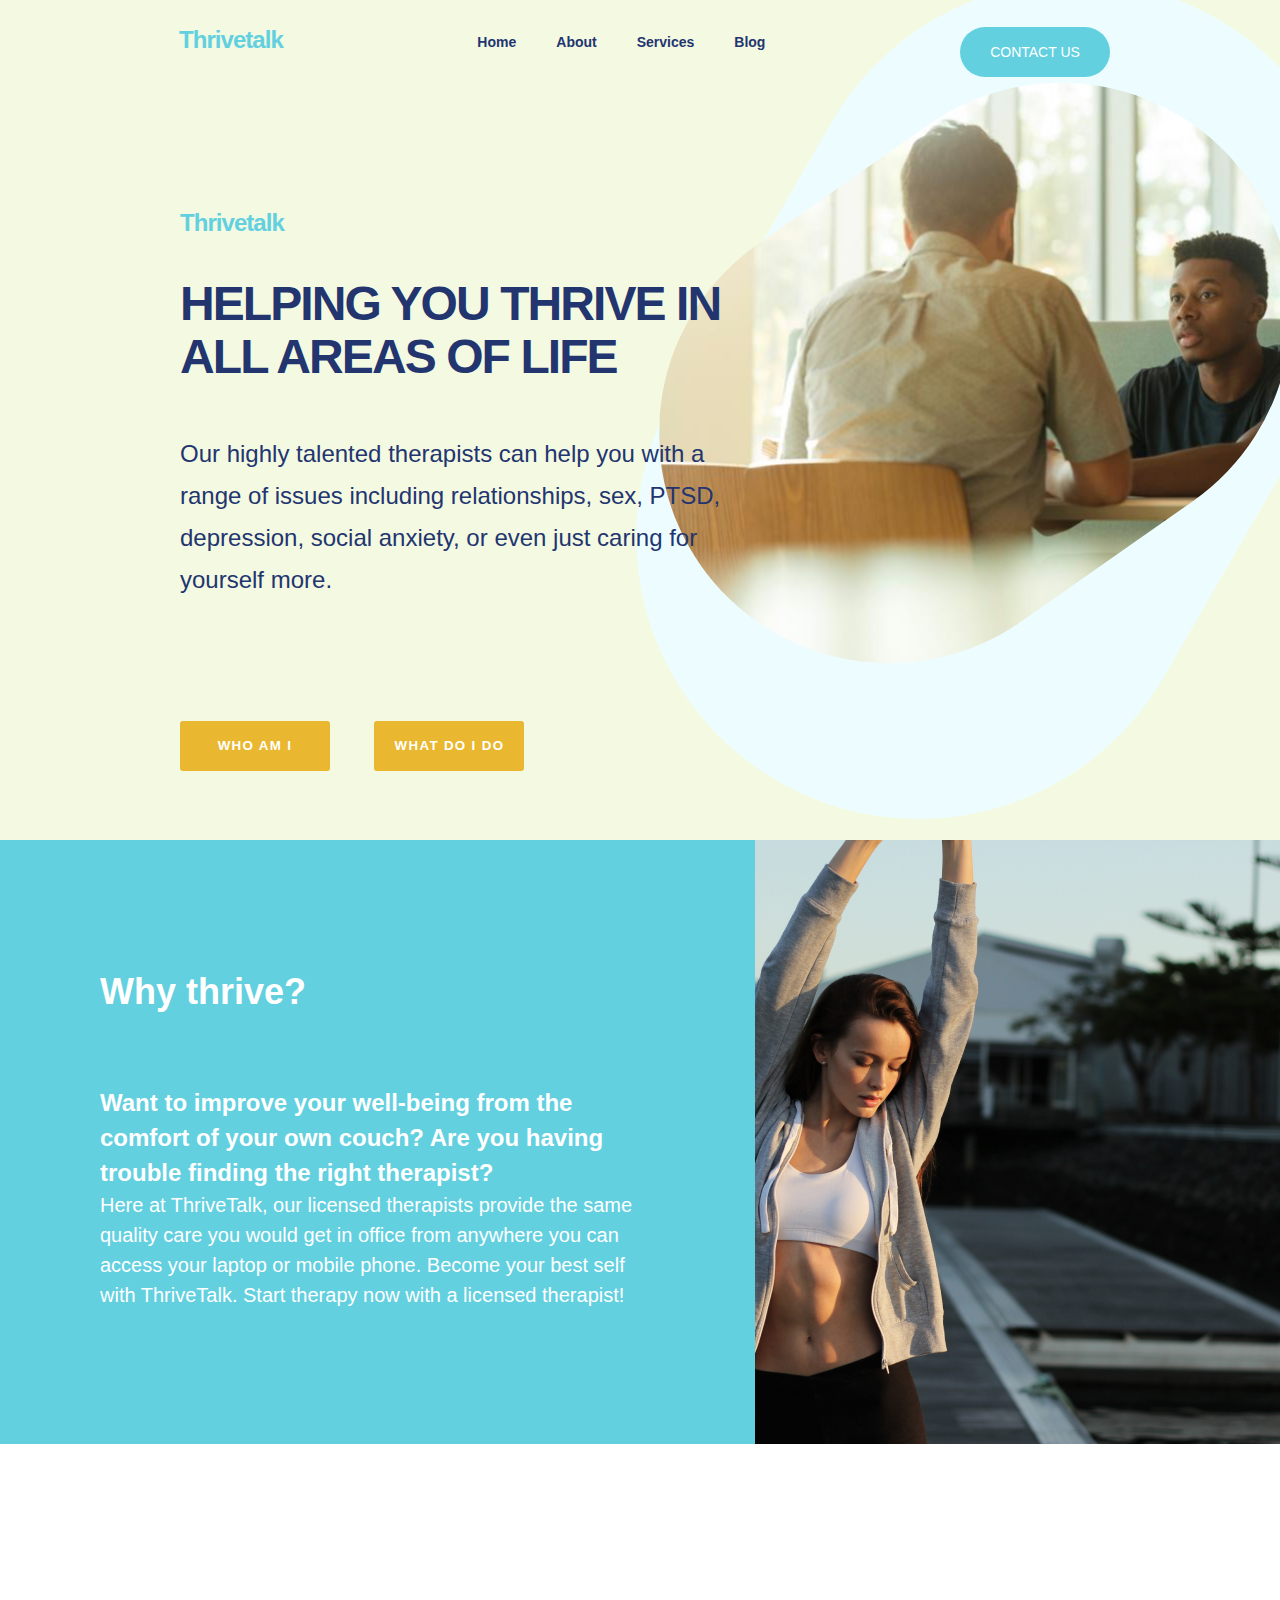
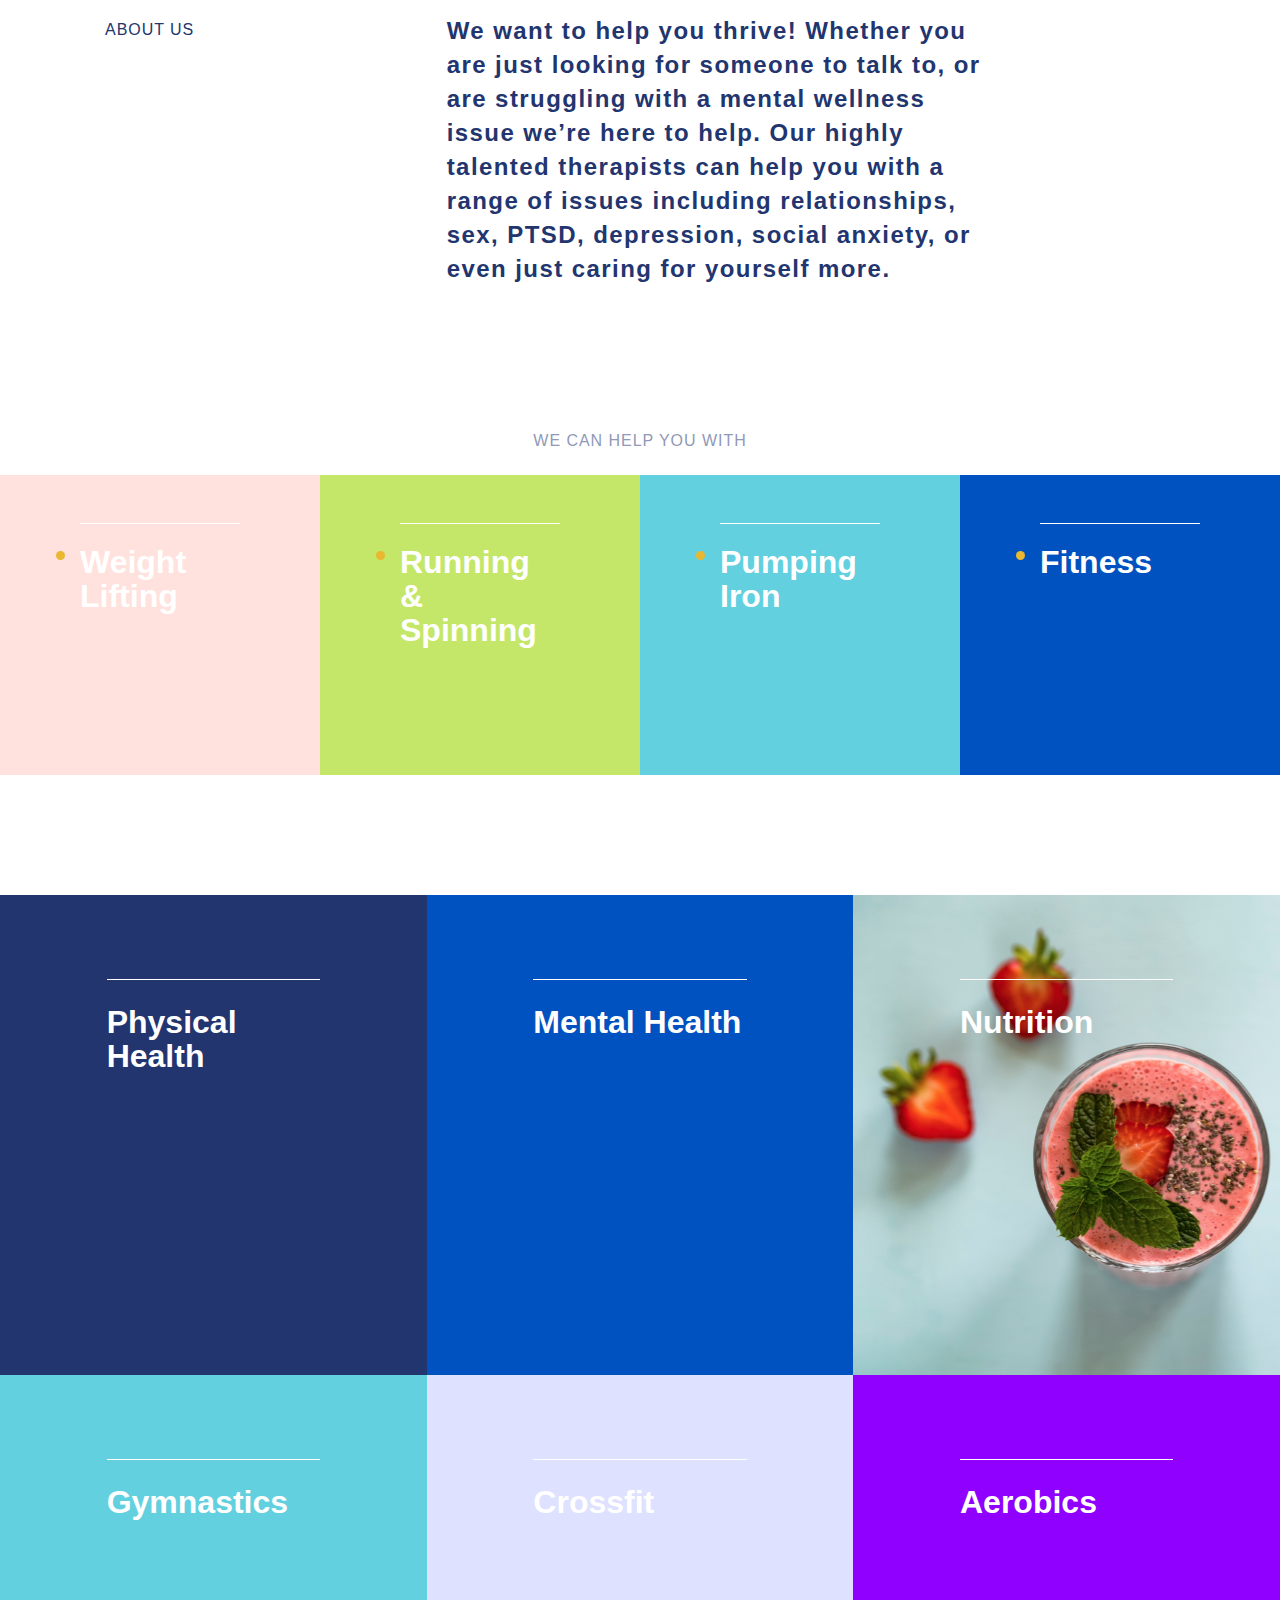
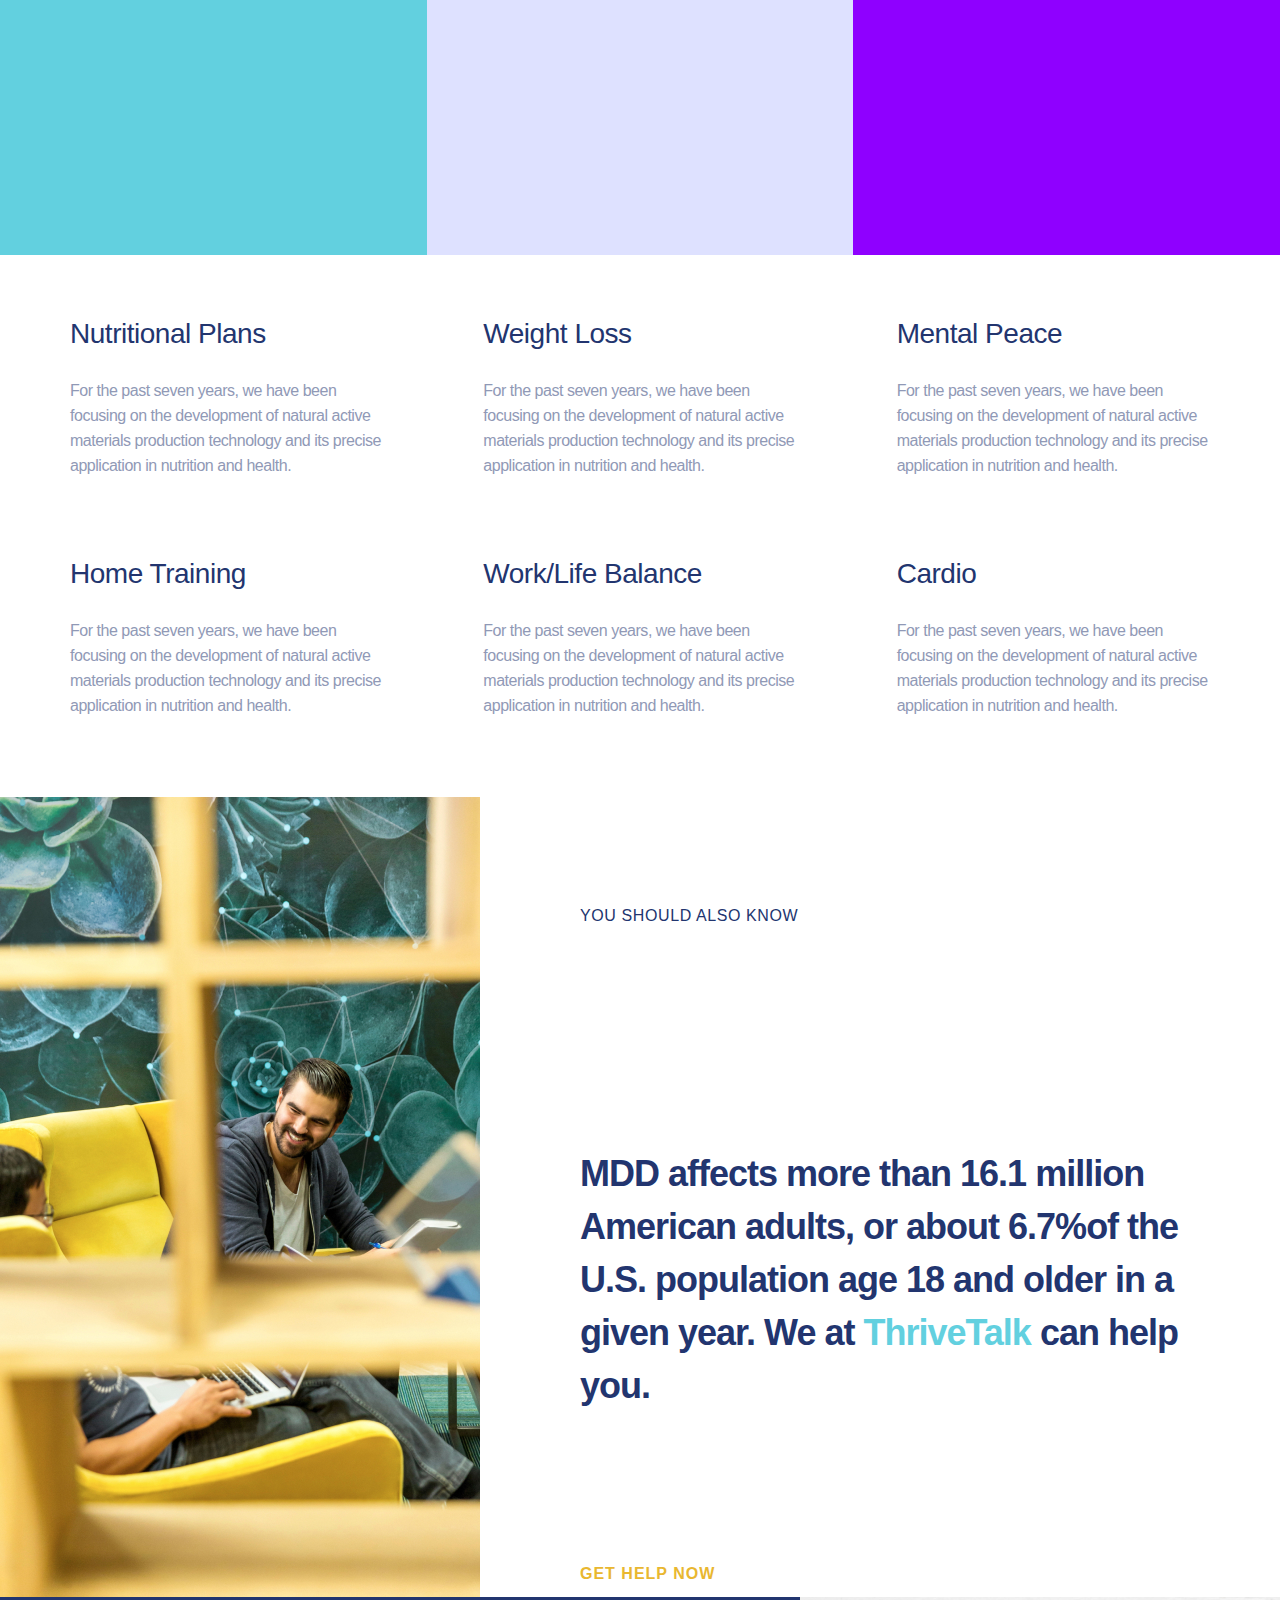
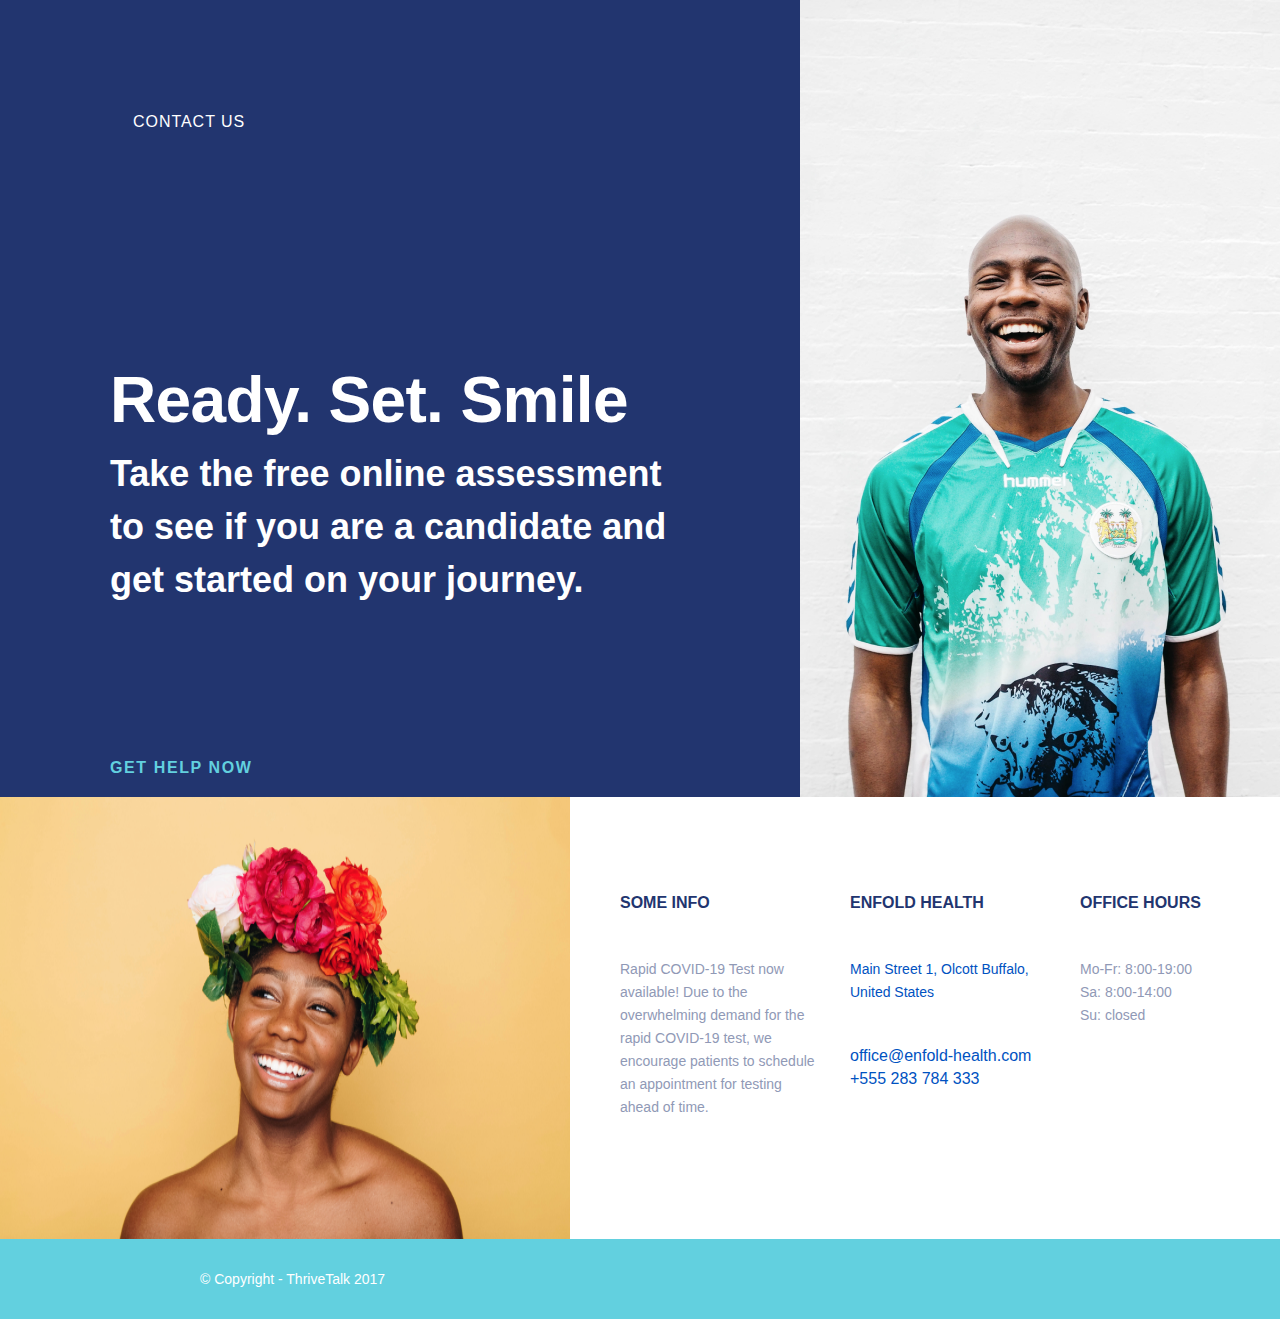
<file: index.html>
<!DOCTYPE html><html lang="en"><head><meta charset="UTF-8"><meta name="viewport" content="width=device-width, initial-scale=1.0"><title>thrive talk</title><link rel="stylesheet" href="main.f63f5e55.css"><link rel="icon" href="chat-49_icon-icons.com_66008.7e1382ee.svg"></head><body> <header class="header"> <section class="header__section"> <div class="header__menu menu"> <input class="menu__toggle" type="checkbox" id="menu__toggle"> <label class="menu__btn" for="menu__toggle"> <span class="menu__btn-span"> </span> </label> <ul class="menu__box"> <li class="menu__logo logo"> ThriveTalk </li> <li> <a class="menu__item" href="#Home"> Home </a> </li> <li> <a class="menu__item" href="#About"> About </a> </li> <li> <a class="menu__item" href="#Activities"> Services </a> </li> <li> <a class="menu__item" href="#Trainings"> Blog </a> </li> <li> <a class="menu__item" href="tel:+555283784333"> Contact us </a> </li> </ul> </div> <div class="header__wrapper"> <img src="persian photo 8.44b67a61.jpg" class="header__image" alt="Men are talking"> </div> <div class="header__decoration"> </div> <div class="header__top"> <div class="header__logo logo header__logo--up"> Thrivetalk </div> <div class="nav header__nav"> <ul class="nav__list"> <li class="nav__item nav__item--active"> <a href="#Home" class="nav__link"> Home </a> </li> <li class="nav__item nav__item--active"> <a href="#About" class="nav__link"> About </a> </li> <li class="nav__item nav__item--active"> <a href="#Activities" class="nav__link"> Services </a> </li> <li class="nav__item nav__item--active"> <a href="#Trainings" class="nav__link"> Blog </a> </li> </ul> </div> <div class="header__contact"> <button class="header__button"> <a href="tel:+555283784333" class="header__button-link"> Contact us </a> </button> </div> </div> <div class="header__description description"> <div class="header__logo logo header__logo--down"> Thrivetalk </div> <h1 class="description__heading">Helping you thrive in all areas of life</h1> <p class="description__text">Our highly talented therapists can help you with a range of issues including relationships, sex, PTSD, depression, social anxiety, or even just caring for yourself more.</p> <button class="description__button"> <a href="mailto:office@enfold-health.com" class="description__button-link"> Who am I </a> </button> <button class="description__button"> <a href="mailto:office@enfold-health.com" class="description__button-link"> What do I do </a> </button> </div> </section> </header> <main class="main"> <section class="main__section section"> <div class="main__reasons reasons"> <div class="reasons__info"> <h2 class="reasons__heading">Why thrive?</h2> <div class="reasons__text"> <p class="reasons__bold">Want to improve your well-being from the comfort of your own couch? Are you having trouble finding the right therapist?</p> <p class="reasons__paragraph">Here at ThriveTalk, our licensed therapists provide the same quality care you would get in office from anywhere you can access your laptop or mobile phone. Become your best self with ThriveTalk. Start therapy now with a licensed therapist!</p> </div> </div> <img src="christopher-campbell-40367.c1d2b24d.jpg" alt="Girl is doing exersises" class="reasons__img"> </div> </section> <section class="main__section section"> <div class="main__about about" id="About"> <h2 class="about__heading">About us</h2> <p class="about__text">We want to help you thrive! Whether you are just looking for someone to talk to, or are struggling with a mental wellness issue we’re here to help. Our highly talented therapists can help you with a range of issues including relationships, sex, PTSD, depression, social anxiety, or even just caring for yourself more.</p> </div> <div class="about__message"> <p class="about__after">We can help you with</p> </div>  </section> <section class="main__section section"> <div class="main__help help"> <div class="help__block help__block--weight-lifting"> <p class="help__text"> Weight Lifting </p> </div> <div class="help__block help__block--running"> <p class="help__text"> Running & Spinning </p> </div> <div class="help__block help__block--iron"> <p class="help__text"> Pumping Iron </p> </div> <div class="help__block help__block--fitness"> <p class="help__text"> Fitness </p> </div> </div> </section> <section class="main__section section"> <div class="main__activities activities" id="Activities"> <div class="activities__block activities__block--physical-health"> <p class="activities__text"> Physical Health </p> </div> <div class="activities__block activities__block--mental-health"> <p class="activities__text"> Mental Health </p> </div> <div class="activities__block activities__block--nutrition"> <p class="activities__text"> Nutrition </p> </div> <div class="activities__block activities__block--gymnastics"> <p class="activities__text"> Gymnastics </p> </div> <div class="activities__block activities__block--crossfit"> <p class="activities__text"> Crossfit </p> </div> <div class="activities__block activities__block--aerobics"> <p class="activities__text"> Aerobics </p> </div> </div> </section> <section class="main__section"> <div class="main__trainings trainings" id="Trainings"> <div class="trainings__article"> <h2 class="trainings__heading">Nutritional Plans</h2> <p class="trainings__text">For the past seven years, we have been focusing on the development of natural active materials production technology and its precise application in nutrition and health. </p> </div> <div class="trainings__article"> <h2 class="trainings__heading">Weight Loss</h2> <p class="trainings__text">For the past seven years, we have been focusing on the development of natural active materials production technology and its precise application in nutrition and health.</p> </div> <div class="trainings__article"> <h2 class="trainings__heading">Mental Peace</h2> <p class="trainings__text">For the past seven years, we have been focusing on the development of natural active materials production technology and its precise application in nutrition and health.</p> </div> <div class="trainings__article"> <h2 class="trainings__heading">Home Training</h2> <p class="trainings__text">For the past seven years, we have been focusing on the development of natural active materials production technology and its precise application in nutrition and health.</p> </div> <div class="trainings__article"> <h2 class="trainings__heading">Work/Life Balance</h2> <p class="trainings__text">For the past seven years, we have been focusing on the development of natural active materials production technology and its precise application in nutrition and health.</p> </div> <div class="trainings__article"> <h2 class="trainings__heading">Cardio</h2> <p class="trainings__text">For the past seven years, we have been focusing on the development of natural active materials production technology and its precise application in nutrition and health.</p> </div> </div> </section> <section class="main__section"> <div class="main__useful useful"> <img src="linkedin-sales-navigator-402831.a5dec598.jpg" alt="Men smiling to each other" class="useful__img"> <div class="useful__message"> <h2 class="useful__heading">You should also know</h2> <p class="useful__text">MDD affects more than 16.1 million American adults, or about 6.7%of the U.S. population age 18 and older in a given year. We at <span class="useful__logo"><a href="tel:+555283784333" class="useful__link">ThriveTalk</a></span> can help you.</p> <p class="useful__after">Get help now</p> </div> </div> </section> <section class="main__section"> <div class="main__assessment assessment"> <div class="assessment__message"> <h2 class="assessment__heading"> <a href="tel:+555283784333" class="header__button-link"> Contact us </a> </h2> <h2 class="assessment__title">Ready. Set. Smile</h2> <p class="assessment__text">Take the free online assessment to see if you are a candidate and get started on your journey.</p> <p class="assessment__after">Get help now</p> </div> <img src="charles-etoroma-390119.9ca9fa09.png" alt="Men smiling to each other" class="assessment__img"> </div> </section> <section class="main__section"> <div class="main__info info"> <img src="autumn-goodman-242825.e1e0c10d.png" alt="Girl is smiling" class="info__img"> <div class="info__container"> <div class="info__block"> <h2 class="info__heading">Some info</h2> <p class="info__paragraph">Rapid COVID-19 Test now available! Due to the overwhelming demand for the rapid COVID-19 test, we encourage patients to schedule an appointment for testing ahead of time.</p> </div> <div class="info__block"> <h2 class="info__heading">Enfold health</h2> <p class="info__paragraph"> <a href="https://goo.gl/maps/QiNifzb7GiG23UXY8" class="link"> Main Street 1, Olcott Buffalo, United States </a> </p> <div class="info__links"> <a href="mailto:office@enfold-health.com" class="link"> office@enfold-health.com </a> <a href="tel:+555283784333" class="link"> +555 283 784 333 </a> </div> </div> <div class="info__block"> <h2 class="info__heading">Office hours</h2> <p class="info__paragraph">Mo-Fr: 8:00-19:00<br>Sa: 8:00-14:00<br>Su: closed</p> </div> </div> </div> </section> </main> <footer class="footer"> <p class="footer__text">&copy; Copyright - ThriveTalk 2017</p> </footer> <script type="text/javascript" src="main.116055be.js"></script> </body></html>
</file>
<file: main.f63f5e55.css>
h1{font-family:Roboto,sans-serif;font-weight:400}@font-face{font-family:Larsseit;src:url(Larsseit-ExtraBold.a30ce9ba.woff) format("woff");font-weight:700;font-style:normal}@font-face{font-family:Larsseit;src:url(Larsseit-Medium.020f33fe.woff) format("woff");font-weight:500;font-style:normal}.header{max-width:4000px;position:relative;height:840px;padding-left:180px;overflow:hidden;background-color:#f4f9e2}.header__menu{display:none}.header__top{position:absolute;display:flex;justify-content:space-between;top:27px;left:170px;right:170px}.header__logo--up{margin-left:9px}.header__logo--down{margin-bottom:40px}.header__button{width:150px;height:50px;background-color:#62d0df;border-radius:50px;border:none;outline:none;text-transform:uppercase;font-size:14px;font-weight:500;line-height:14px;color:#fff;z-index:2;transition:all 1s}.header__button:hover{background-color:#fff;border:1px solid #62d0df;color:#62d0df}.header__button-link{padding:23px;text-decoration:none;color:#fff}.header__button-link:hover{color:#62d0df}.header__image{position:absolute;width:900px;height:600px;object-fit:contain;object-position:left;transform:rotate(35deg)}.header__wrapper{right:-30px;top:17%;width:670px;height:460px;overflow:hidden;transform:rotate(-35deg);z-index:1}.header__decoration,.header__wrapper{position:absolute;border-radius:312px}.header__decoration{right:0;top:-40px;width:565px;height:880px;background-color:#edfdff;transform:rotate(30deg);z-index:0}@media screen and (max-width:1200px){.header__image{display:none}}@media screen and (max-width:900px){.header{height:640px}.header__top{left:40px;right:40px}.header__description{margin-top:50px}}@media screen and (max-width:700px){.header{padding-left:50%}.header__top{display:none}}.nav__list{display:flex;left:50%}.nav__item{padding:7px 20px}.nav__link{right:150px;padding-bottom:10px;color:#22356f;font-size:14px;font-weight:700;line-height:16px;text-decoration:none;border-bottom:1px solid transparent;transition:border-bottom .5s}.nav__link:hover{color:#62d0df;border-bottom:2px solid #22356f;box-shadow:inset 0 -1px 0 #22356f}a,article,body,div,footer,h1,h2,h3,header,html,img,input,label,li,menu,nav,ol,p,span,strong,ul{margin:0;padding:0;border:0;font-size:100%;font-family:inherit;vertical-align:baseline}article,footer,header,menu,nav,section{display:block}ol,ul{list-style:none}.description{max-width:4000px;position:absolute;top:25%;max-width:550px;padding-bottom:40px;z-index:3}.description__heading{margin-bottom:50px;font-size:48px;font-weight:700;line-height:53px;text-transform:uppercase;letter-spacing:-.04em;color:#22356f}.description__text{font-size:24px;font-weight:500;line-height:42px;color:#22356f}.description__button-link{text-decoration:none;color:#fff;padding:17px 19px}.description__button-link:hover{color:#e9b730}.description__button{width:150px;height:50px;margin:120px 40px 70px 0;padding:0;border:none;outline:none;text-transform:uppercase;background-color:#e9b730;border-radius:3px;font-weight:700;letter-spacing:.1em;color:#fff;transition:background-color .5s}.description__button:hover{background-color:#f4f9e2;color:#e9b730}@media screen and (max-width:900px){.description{top:10%}.description__heading{font-size:24px}.description__text{margin-bottom:80px}.description__button{width:125px;margin:30px 10px}}@media screen and (max-width:700px){.description{top:7%;left:10%;max-width:310px}.description__text{font-size:20px;line-height:32px}.description__heading{margin-bottom:50px;font-size:20px;line-height:36px}.description__button{margin:10px 10px 10px 0}}.reasons{max-width:4000px;display:flex;justify-content:space-between;background-color:#62d0df}.reasons__info{display:flex;justify-content:center;flex-direction:column;margin:0 auto;gap:75px}.reasons__img{object-fit:contain}.reasons__heading{font-size:36px;font-weight:700;color:#fff}.reasons__text{max-width:555px;color:#fff}.reasons__bold{font-size:24px;font-weight:700;line-height:35px}.reasons__paragraph{font-size:20px;font-weight:500;line-height:30px}@media screen and (max-width:1024px){.reasons__info{padding:50px}}@media screen and (max-width:900px){.reasons{flex-direction:column}.reasons__info{padding:20px}.reasons__img{width:100%;object-fit:cover;height:700px}}@media screen and (max-width:600px){.reasons__img{height:300px}}.about{max-width:4000px;display:grid;grid-template-columns:1fr 2fr;padding:150px 0 75px;background-color:#fff}.about__heading{padding-top:25px;margin:0 auto 0 105px;font-size:16px;font-weight:500;line-height:22.5px;text-transform:uppercase}.about__heading,.about__text{letter-spacing:.06em;color:#22356f}.about__text{margin-bottom:50px;padding:20px;max-width:550px;font-size:24px;font-weight:700;line-height:34px}.about__message{display:flex;justify-content:center;padding-bottom:25px;background-color:#fff}.about__after{font-size:16px;line-height:19px;letter-spacing:.06em;text-transform:uppercase;color:#9099b6}@media (max-width:600px){.about{grid-template-columns:1fr;justify-items:center;padding:20px}.about__heading{margin:30px 0 20px;justify-self:center}.about__text{font-size:20px}}.help{max-width:4000px;padding-bottom:120px;display:grid;grid-template-columns:repeat(4,1fr);grid-auto-rows:300px;background-color:#fff}.help__block{box-sizing:border-box;display:flex;justify-content:center}.help__block--weight-lifting{background-color:#ffe2de}.help__block--running{background-color:#c4e769}.help__block--iron{background-color:#62d0df}.help__block--fitness{background-color:#0052c1}.help__text{position:relative;width:50%;margin-top:20px;padding-top:50px;font-size:32px;font-weight:700;line-height:34px;text-align:start;color:#fff;transition:transform .5s}.help__text:hover{transform:scale(1.1);color:#f4f9e2}.help__text:after{height:1px;width:100%;top:10%;background-color:#fff}.help__text:after,.help__text:before{content:"";display:block;position:absolute}.help__text:before{width:9px;height:9px;left:-15%;top:20%;background-color:#e9b730;border-radius:50%}@media (max-width:900px){.help{grid-template-columns:repeat(2,1fr)}}@media (max-width:600px){.help{grid-template-columns:1fr;grid-auto-rows:300px}.help__block{padding-left:20px}.help__text{font-size:24px}}html{font-family:Larsseit-Bold,sans-serif;scroll-behavior:smooth}body{line-height:1}.activities{max-width:4000px;display:grid;grid-template-columns:repeat(3,1fr);grid-auto-rows:480px;background-color:#62d0df}.activities__block{box-sizing:border-box;display:flex;justify-content:center}.activities__block--physical-health{background-color:#22356f}.activities__block--mental-health{background-color:#0052c1}.activities__block--nutrition{background:url(joanna-kosinska-340748.5cbb2cde.jpg) no-repeat;background-size:cover}.activities__block--gymnastics{background-color:#62d0df}.activities__block--crossfit{background-color:#dee1ff}.activities__block--aerobics{background-color:#8f00ff}.activities__text{position:relative;margin-top:40px;padding-top:70px;width:50%;font-size:32px;font-weight:700;line-height:34px;color:#fff;text-align:start;transition:transform .5s}.activities__text:after{content:"";display:block;position:absolute;height:1px;width:100%;top:10%;background-color:#fff}.activities__text:hover{transform:scale(1.1);color:#f4f9e2}.activities__text:hover:before{display:block;position:absolute;content:"";width:12px;height:12px;left:-15%;top:18%;background-color:#e9b730;border-radius:50%}@media (max-width:900px){.activities{grid-template-columns:repeat(2,1fr)}}@media (max-width:600px){.activities{grid-template-columns:1fr;grid-auto-rows:300px}.activities__text{padding-top:40px;font-size:24px}}.trainings{max-width:4000px;display:grid;grid-template-columns:1fr 1fr 1fr;grid-auto-rows:240px;padding:22px 20px 40px;background-color:#fff;letter-spacing:-.03em}.trainings__article{display:flex;justify-content:center;flex-direction:column;padding:50px}.trainings__text{padding-top:28px;font-size:16px;line-height:25px;color:#9099b6}.trainings__heading{font-size:28px;font-weight:500;line-height:33px;color:#22356f}@media (max-width:900px){.trainings{grid-template-columns:repeat(2,1fr);grid-auto-rows:200px}.trainings__article{padding:0 20px}.trainings__heading{font-size:24px}.trainings__text{padding-top:20px}}@media (max-width:600px){.trainings{grid-template-columns:1fr;grid-auto-rows:220px}}.useful{max-width:4000px;display:flex;justify-content:space-between;align-items:center;background-color:#fff}.useful__img{object-fit:contain}.useful__message{display:flex;flex-direction:column;max-width:600px;margin:0 auto}.useful__heading{padding-bottom:225px;padding-top:100px;font-size:16px;font-weight:500;line-height:12px;text-transform:uppercase;letter-spacing:.6px;color:#22356f}.useful__text{font-size:36px;font-weight:700;line-height:53px;letter-spacing:-1px;color:#22356f}.useful__logo{color:#62d0df}.useful__after{padding-top:150px;font-size:16px;line-height:23px;text-transform:uppercase;letter-spacing:1px;font-weight:700;color:#e9b730}.useful__link{text-decoration:none;color:#62d0df}@media screen and (max-width:1024px){.useful__message{padding:0 20px}.useful__heading{padding-bottom:100px}}@media screen and (max-width:900px){.useful{flex-direction:column;justify-content:center}.useful__message{padding:20px}.useful__heading{padding:50px 0}.useful__text{font-size:20px}.useful__img{width:100%;object-fit:cover;height:700px}}@media screen and (max-width:600px){.useful__img{height:300px}}.assessment{max-width:4000px;display:flex;justify-content:space-between;align-items:center;background-color:#22356f}.assessment__img{object-fit:contain}.assessment__message{display:flex;flex-direction:column;margin:0 auto;max-width:580px;color:#fff}.assessment__heading{padding:100px 0 225px;font-size:16px;font-weight:500;line-height:12px;letter-spacing:.06em;text-transform:uppercase;color:#fff}.assessment__title{font-size:64px;line-height:94px;letter-spacing:-.01em}.assessment__text{font-size:36px;font-weight:700;line-height:53px;color:#fff}.assessment__after{padding-top:150px;font-size:16px;font-weight:700;line-height:23px;letter-spacing:.1em;text-transform:uppercase;color:#62d0df}@media screen and (max-width:1024px){.assessment__message{padding:0 20px}.assessment__heading{padding-bottom:100px}.assessment__title{font-size:40px}}@media screen and (max-width:900px){.assessment{flex-direction:column;justify-content:center}.assessment__message{padding:20px}.assessment__heading{padding:50px 0}.assessment__text{font-size:24px}.assessment__img{width:100%;object-fit:cover;height:600px}}@media screen and (max-width:600px){.assessment__img{height:300px}}.info{max-width:4000px;display:flex;justify-content:space-between;background-color:#fff}.info__container{display:flex;justify-content:space-around;padding:100px 20px}.info__block{display:flex;flex-direction:column;width:200px;padding-left:30px}.info__heading{padding-bottom:50px;font-size:16px;font-weight:700;line-height:11px;text-transform:uppercase;color:#22356f}.info__paragraph{padding-bottom:20px;font-size:14px;line-height:23px;color:#9099b6}.info__links{padding:20px 0 40px;line-height:23px}.info__img{width:100%}@media (max-width:1200px){.info{flex-direction:column}}@media (max-width:600px){.info__container{flex-direction:column;padding:40px 20px}.info__heading{padding-bottom:40px}.info__img{width:100%;object-fit:cover;height:200px}}.link{text-decoration:none;color:#0052c1}.link:visited{color:#22356f}.link:hover{color:#62d0df}.link:active{color:#c4e769}.footer{max-width:4000px;display:flex;align-items:center;height:80px;padding-left:200px;background-color:#62d0df}.footer__text{font-size:14px;line-height:11px;color:#fff}@media (max-width:600px){.footer{padding-left:50px}}.menu__btn{position:relative;display:flex;align-items:center;top:20px;left:-75%;width:30px;height:30px;cursor:pointer;z-index:6}.menu__btn-span,.menu__btn-span:after,.menu__btn-span:before{display:block;position:absolute;width:100%;height:2px;background-color:#22356f;transition-duration:.25s}.menu__btn-span:before{content:"";top:-8px}.menu__btn-span:after{content:"";top:8px}.menu__box{position:absolute;top:0;left:-100%;width:100%;height:75%;margin:0;padding:80px 0;text-align:center;background-color:#f4f9e2;box-shadow:1px 0 6px rgba(0,0,0,.2);visibility:hidden;opacity:.9;z-index:5}.menu__box,.menu__item{display:block;transition-duration:.25s}.menu__item{padding:20px 24px;font-size:26px;font-weight:700;text-decoration:none;color:#22356f}.menu__item:hover{background-color:#fff}.menu__toggle{opacity:0}.menu__toggle:checked~.menu__btn>.menu__btn-span{transform:rotate(45deg)}.menu__toggle:checked~.menu__btn>.menu__btn-span:before{top:0;transform:rotate(0)}.menu__toggle:checked~.menu__btn>.menu__btn-span:after{top:0;transform:rotate(90deg)}.menu__toggle:checked~.menu__box{visibility:visible;left:0}@media screen and (max-width:700px){.menu{display:block}.menu__toggle{display:none}}.logo{font-size:24px;font-weight:700;line-height:26.7px;letter-spacing:-.04em;color:#62d0df}
/*# sourceMappingURL=main.f63f5e55.css.map */
</file>
